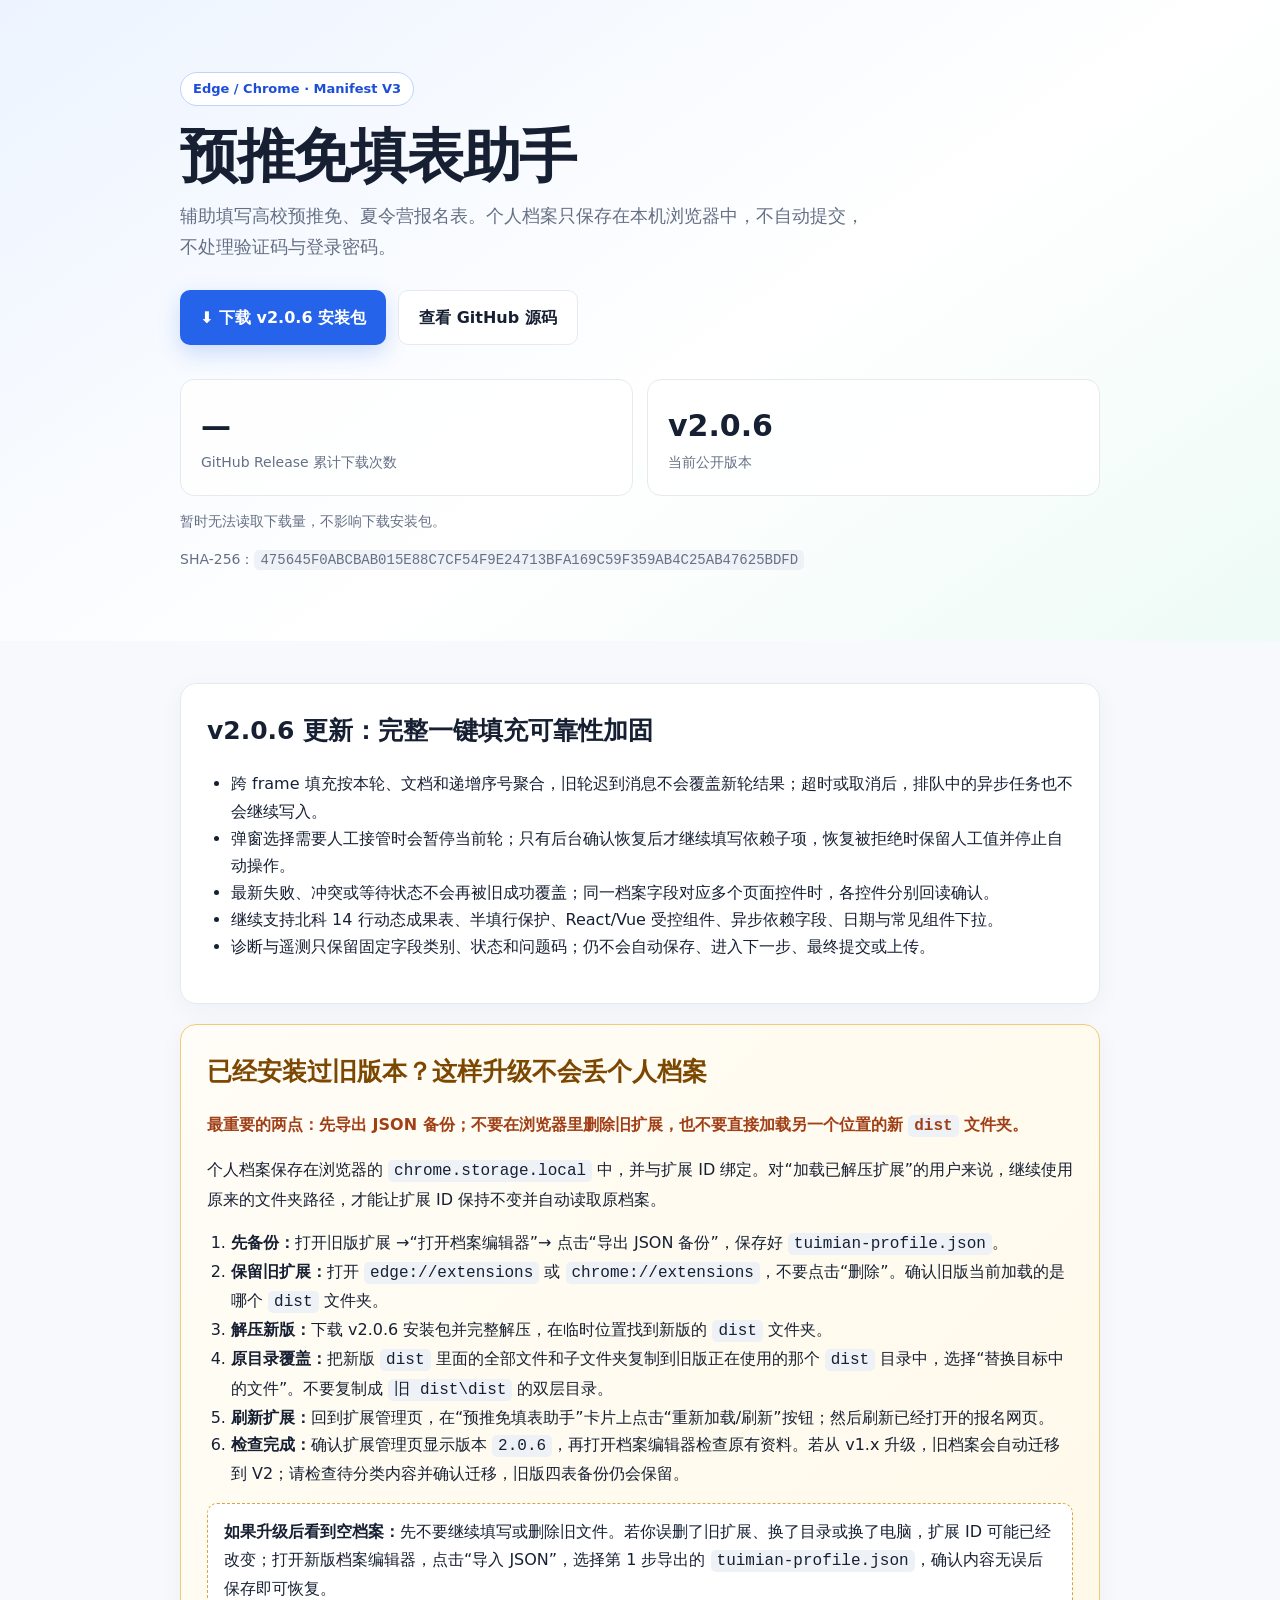
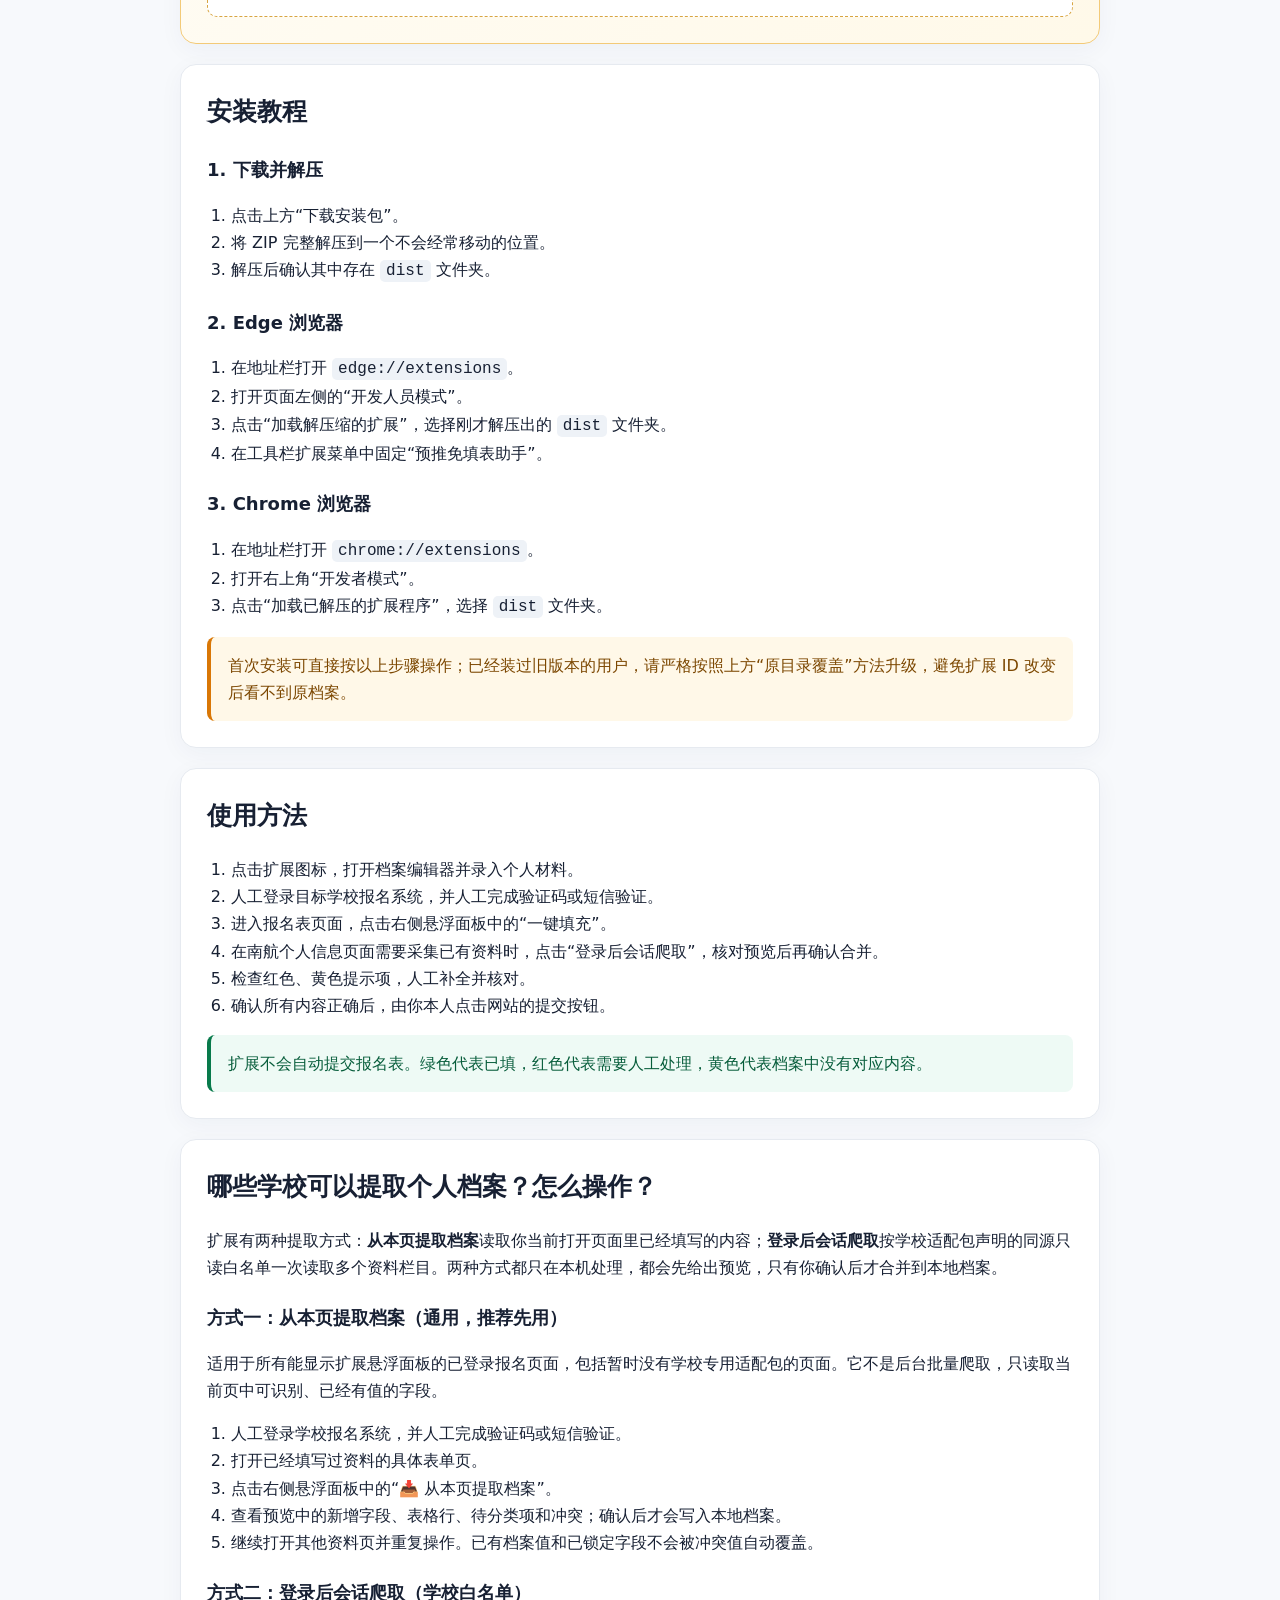
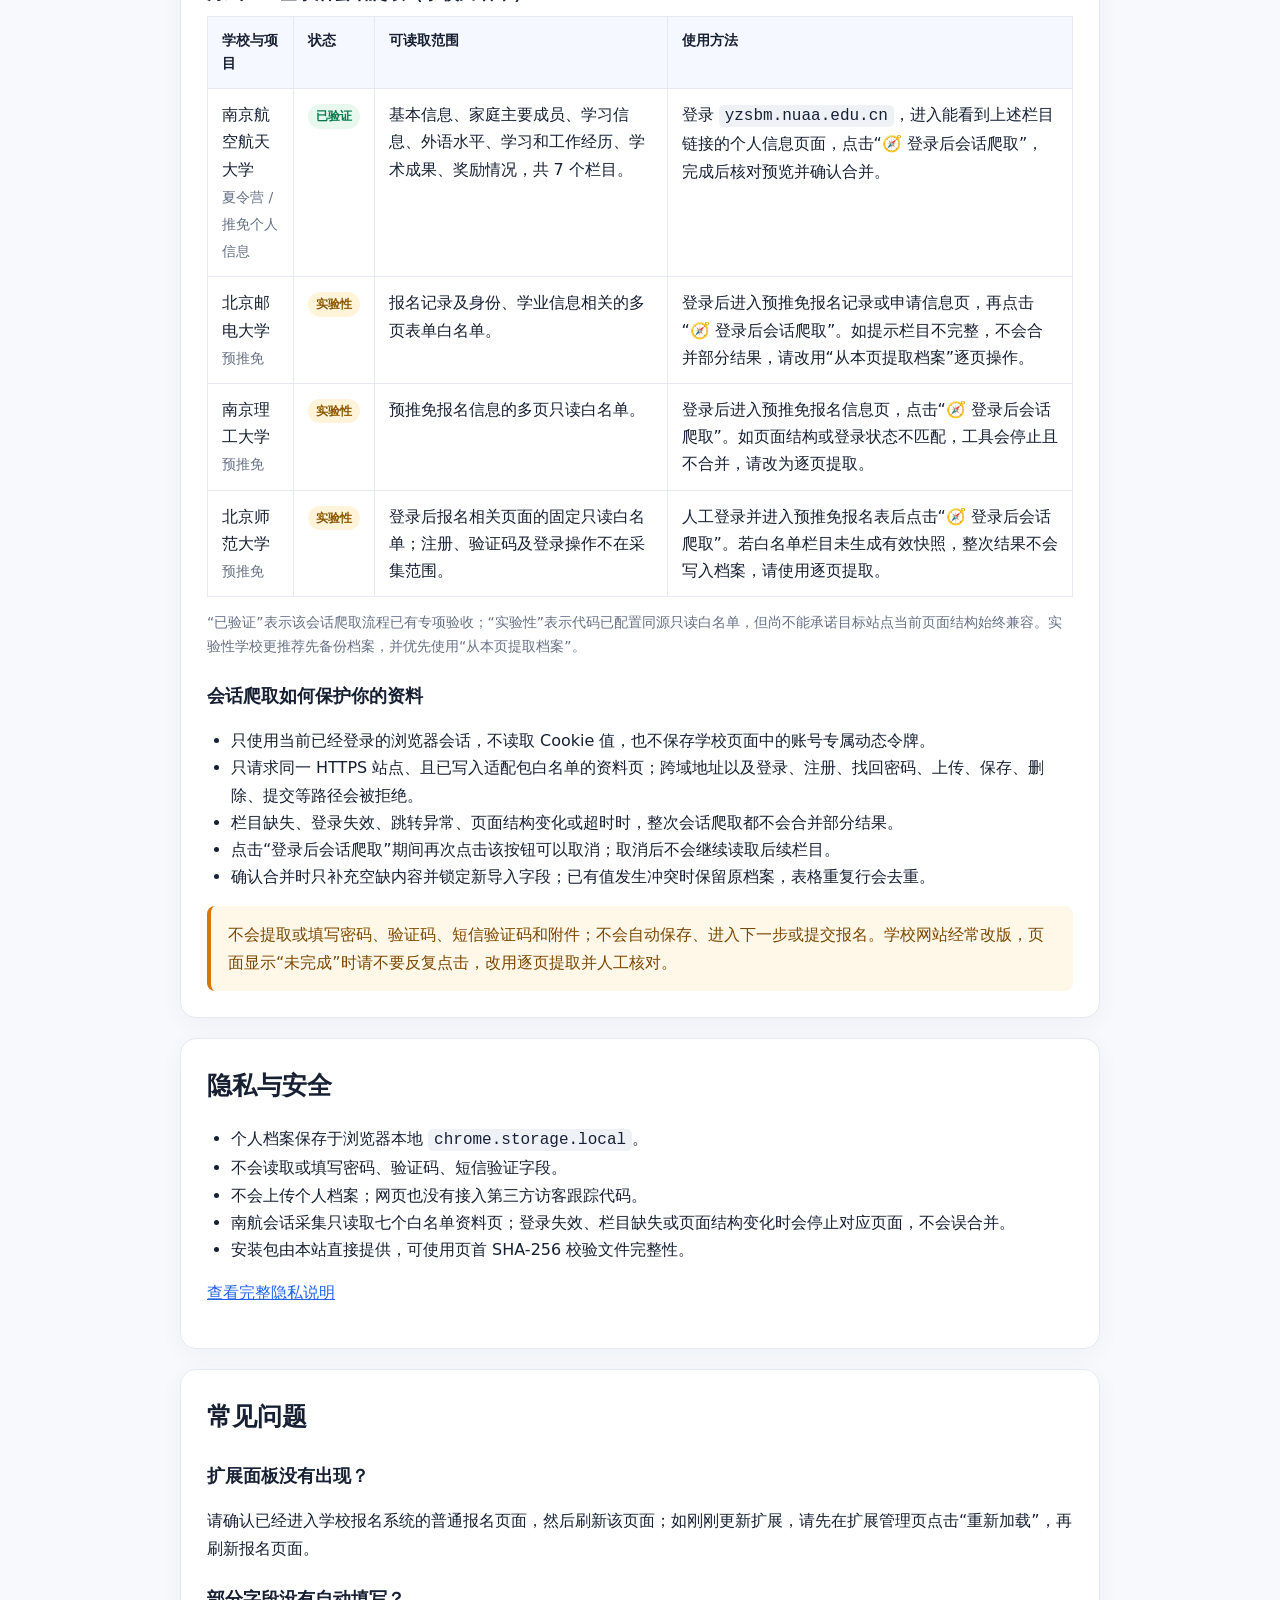
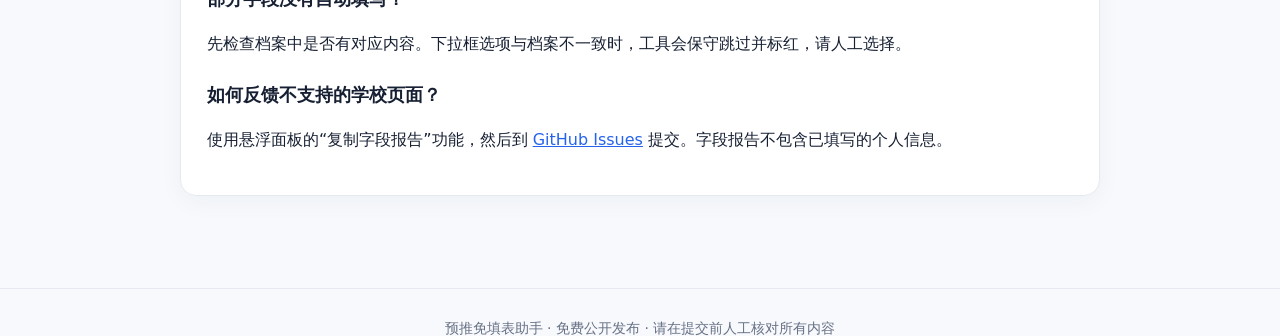
<file: tuimian-autofill/index.html>
<!doctype html>
<html lang="zh-CN">
<head>
  <meta charset="utf-8">
  <meta name="viewport" content="width=device-width,initial-scale=1">
  <meta name="description" content="预推免填表助手：面向 Edge 和 Chrome 的本地离线报名表辅助填写扩展。">
  <title>预推免填表助手 · 下载与使用说明</title>
  <style>
    :root{--blue:#2563eb;--blue2:#1d4ed8;--ink:#172033;--muted:#667085;--line:#e6eaf0;--soft:#f5f8ff;--green:#087a4b}
    *{box-sizing:border-box}html{scroll-behavior:smooth}body{margin:0;background:#f7f9fc;color:var(--ink);font:16px/1.7 system-ui,-apple-system,"Segoe UI","Microsoft YaHei",sans-serif}
    a{color:var(--blue)}.wrap{width:min(920px,calc(100% - 32px));margin:auto}.hero{padding:72px 0 54px;background:linear-gradient(145deg,#edf4ff,#fff 56%,#eefbf6)}
    .pill{display:inline-block;padding:5px 12px;border:1px solid #bfd3ff;border-radius:999px;background:#fff;color:var(--blue2);font-size:13px;font-weight:700}
    h1{margin:18px 0 12px;font-size:clamp(34px,7vw,58px);line-height:1.12;letter-spacing:-1.5px}.lead{max-width:700px;margin:0;color:var(--muted);font-size:18px}
    .actions{display:flex;flex-wrap:wrap;gap:12px;margin-top:28px}.btn{display:inline-flex;align-items:center;justify-content:center;padding:13px 20px;border-radius:10px;text-decoration:none;font-weight:750}
    .primary{background:var(--blue);color:#fff;box-shadow:0 8px 22px #2563eb35}.primary:hover{background:var(--blue2)}.secondary{background:#fff;color:var(--ink);border:1px solid var(--line)}
    .stats{display:grid;grid-template-columns:repeat(2,minmax(0,1fr));gap:14px;margin-top:34px}.stat{padding:20px;border:1px solid var(--line);border-radius:14px;background:#ffffffd9}.num{font-size:30px;font-weight:800}.label{color:var(--muted);font-size:14px}
    main{padding:42px 0 72px}.card{margin:0 0 20px;padding:26px;background:#fff;border:1px solid var(--line);border-radius:16px;box-shadow:0 6px 24px #152b5b0b}h2{margin:0 0 18px;font-size:25px}h3{margin:22px 0 7px;font-size:18px}
    ol,ul{padding-left:24px}code{padding:2px 6px;border-radius:5px;background:#eef2f7;font-family:Consolas,monospace;overflow-wrap:anywhere;word-break:break-word}.notice{padding:15px 17px;border-left:4px solid var(--green);border-radius:8px;background:#eefaf5;color:#075d3b}.warn{border-left-color:#d97706;background:#fff8e8;color:#7c4700}
    .upgrade{border-color:#f3ca78;background:linear-gradient(135deg,#fffdf7,#fff9e9)}.upgrade h2{color:#7c4700}.upgrade .must{font-weight:800;color:#a13f16}.upgrade .fallback{margin-top:16px;padding:14px 16px;border-radius:10px;background:#fff;border:1px dashed #d8a542}
    .table-scroll{overflow-x:auto}.support-table{width:100%;border-collapse:collapse;min-width:700px}.support-table th,.support-table td{padding:12px 14px;border:1px solid var(--line);text-align:left;vertical-align:top}.support-table th{background:var(--soft);font-size:14px}.status{display:inline-block;padding:2px 8px;border-radius:999px;font-size:12px;font-weight:750;white-space:nowrap}.verified{background:#e8f8ef;color:#087a4b}.experimental{background:#fff4da;color:#8a5700}
    .meta{color:var(--muted);font-size:14px}.footer{padding:28px 0;border-top:1px solid var(--line);color:var(--muted);text-align:center;font-size:14px}
    @media(max-width:560px){.hero{padding-top:48px}.stats{grid-template-columns:1fr}.btn{width:100%}.card{padding:20px}.support-table{min-width:0}.support-table thead{display:none}.support-table tbody,.support-table tr,.support-table td{display:block;width:100%}.support-table tr{margin-bottom:14px;border:1px solid var(--line);border-radius:10px;overflow:hidden}.support-table td{border:0;border-bottom:1px solid var(--line);padding:10px 12px}.support-table td:last-child{border-bottom:0}.support-table td::before{content:attr(data-label);display:block;margin-bottom:3px;color:var(--muted);font-size:12px;font-weight:700}}
  </style>
</head>
<body>
  <header class="hero">
    <div class="wrap">
      <span class="pill">Edge / Chrome · Manifest V3</span>
      <h1>预推免填表助手</h1>
      <p class="lead">辅助填写高校预推免、夏令营报名表。个人档案只保存在本机浏览器中，不自动提交，不处理验证码与登录密码。</p>
      <div class="actions">
        <a class="btn primary" id="downloadButton" href="./tuimian-autofill-v2.0.6.zip" download="tuimian-autofill-v2.0.6.zip">⬇ 下载 v2.0.6 安装包</a>
        <a class="btn secondary" href="https://github.com/XIA-J-B/tuimian-autofill">查看 GitHub 源码</a>
      </div>
      <div class="stats">
        <div class="stat"><div class="num" id="downloadCount" aria-label="累计下载次数">0</div><div class="label">GitHub Release 累计下载次数</div></div>
        <div class="stat"><div class="num" id="releaseVersion">v2.0.6</div><div class="label">当前公开版本</div></div>
      </div>
      <p class="meta" id="statsStatus" aria-live="polite">正在读取 GitHub 真实下载量……</p>
      <p class="meta">SHA-256：<code>475645F0ABCBAB015E88C7CF54F9E24713BFA169C59F359AB4C25AB47625BDFD</code></p>
    </div>
  </header>

  <main class="wrap">
    <section class="card">
      <h2>v2.0.6 更新：完整一键填充可靠性加固</h2>
      <ul>
        <li>跨 frame 填充按本轮、文档和递增序号聚合，旧轮迟到消息不会覆盖新轮结果；超时或取消后，排队中的异步任务也不会继续写入。</li>
        <li>弹窗选择需要人工接管时会暂停当前轮；只有后台确认恢复后才继续填写依赖子项，恢复被拒绝时保留人工值并停止自动操作。</li>
        <li>最新失败、冲突或等待状态不会再被旧成功覆盖；同一档案字段对应多个页面控件时，各控件分别回读确认。</li>
        <li>继续支持北科 14 行动态成果表、半填行保护、React/Vue 受控组件、异步依赖字段、日期与常见组件下拉。</li>
        <li>诊断与遥测只保留固定字段类别、状态和问题码；仍不会自动保存、进入下一步、最终提交或上传。</li>
      </ul>
    </section>

    <section class="card upgrade" id="upgrade">
      <h2>已经安装过旧版本？这样升级不会丢个人档案</h2>
      <p class="must">最重要的两点：先导出 JSON 备份；不要在浏览器里删除旧扩展，也不要直接加载另一个位置的新 <code>dist</code> 文件夹。</p>
      <p>个人档案保存在浏览器的 <code>chrome.storage.local</code> 中，并与扩展 ID 绑定。对“加载已解压扩展”的用户来说，继续使用原来的文件夹路径，才能让扩展 ID 保持不变并自动读取原档案。</p>
      <ol>
        <li><strong>先备份：</strong>打开旧版扩展 →“打开档案编辑器”→ 点击“导出 JSON 备份”，保存好 <code>tuimian-profile.json</code>。</li>
        <li><strong>保留旧扩展：</strong>打开 <code>edge://extensions</code> 或 <code>chrome://extensions</code>，不要点击“删除”。确认旧版当前加载的是哪个 <code>dist</code> 文件夹。</li>
        <li><strong>解压新版：</strong>下载 v2.0.6 安装包并完整解压，在临时位置找到新版的 <code>dist</code> 文件夹。</li>
        <li><strong>原目录覆盖：</strong>把新版 <code>dist</code> 里面的全部文件和子文件夹复制到旧版正在使用的那个 <code>dist</code> 目录中，选择“替换目标中的文件”。不要复制成 <code>旧 dist\dist</code> 的双层目录。</li>
        <li><strong>刷新扩展：</strong>回到扩展管理页，在“预推免填表助手”卡片上点击“重新加载/刷新”按钮；然后刷新已经打开的报名网页。</li>
        <li><strong>检查完成：</strong>确认扩展管理页显示版本 <code>2.0.6</code>，再打开档案编辑器检查原有资料。若从 v1.x 升级，旧档案会自动迁移到 V2；请检查待分类内容并确认迁移，旧版四表备份仍会保留。</li>
      </ol>
      <div class="fallback"><strong>如果升级后看到空档案：</strong>先不要继续填写或删除旧文件。若你误删了旧扩展、换了目录或换了电脑，扩展 ID 可能已经改变；打开新版档案编辑器，点击“导入 JSON”，选择第 1 步导出的 <code>tuimian-profile.json</code>，确认内容无误后保存即可恢复。</div>
    </section>

    <section class="card">
      <h2>安装教程</h2>
      <h3>1. 下载并解压</h3>
      <ol>
        <li>点击上方“下载安装包”。</li>
        <li>将 ZIP 完整解压到一个不会经常移动的位置。</li>
        <li>解压后确认其中存在 <code>dist</code> 文件夹。</li>
      </ol>
      <h3>2. Edge 浏览器</h3>
      <ol>
        <li>在地址栏打开 <code>edge://extensions</code>。</li>
        <li>打开页面左侧的“开发人员模式”。</li>
        <li>点击“加载解压缩的扩展”，选择刚才解压出的 <code>dist</code> 文件夹。</li>
        <li>在工具栏扩展菜单中固定“预推免填表助手”。</li>
      </ol>
      <h3>3. Chrome 浏览器</h3>
      <ol>
        <li>在地址栏打开 <code>chrome://extensions</code>。</li>
        <li>打开右上角“开发者模式”。</li>
        <li>点击“加载已解压的扩展程序”，选择 <code>dist</code> 文件夹。</li>
      </ol>
      <div class="notice warn">首次安装可直接按以上步骤操作；已经装过旧版本的用户，请严格按照上方“原目录覆盖”方法升级，避免扩展 ID 改变后看不到原档案。</div>
    </section>

    <section class="card">
      <h2>使用方法</h2>
      <ol>
        <li>点击扩展图标，打开档案编辑器并录入个人材料。</li>
        <li>人工登录目标学校报名系统，并人工完成验证码或短信验证。</li>
        <li>进入报名表页面，点击右侧悬浮面板中的“一键填充”。</li>
        <li>在南航个人信息页面需要采集已有资料时，点击“登录后会话爬取”，核对预览后再确认合并。</li>
        <li>检查红色、黄色提示项，人工补全并核对。</li>
        <li>确认所有内容正确后，由你本人点击网站的提交按钮。</li>
      </ol>
      <div class="notice">扩展不会自动提交报名表。绿色代表已填，红色代表需要人工处理，黄色代表档案中没有对应内容。</div>
    </section>

    <section class="card" id="profile-crawl">
      <h2>哪些学校可以提取个人档案？怎么操作？</h2>
      <p>扩展有两种提取方式：<strong>从本页提取档案</strong>读取你当前打开页面里已经填写的内容；<strong>登录后会话爬取</strong>按学校适配包声明的同源只读白名单一次读取多个资料栏目。两种方式都只在本机处理，都会先给出预览，只有你确认后才合并到本地档案。</p>

      <h3>方式一：从本页提取档案（通用，推荐先用）</h3>
      <p>适用于所有能显示扩展悬浮面板的已登录报名页面，包括暂时没有学校专用适配包的页面。它不是后台批量爬取，只读取当前页中可识别、已经有值的字段。</p>
      <ol>
        <li>人工登录学校报名系统，并人工完成验证码或短信验证。</li>
        <li>打开已经填写过资料的具体表单页。</li>
        <li>点击右侧悬浮面板中的“📥 从本页提取档案”。</li>
        <li>查看预览中的新增字段、表格行、待分类项和冲突；确认后才会写入本地档案。</li>
        <li>继续打开其他资料页并重复操作。已有档案值和已锁定字段不会被冲突值自动覆盖。</li>
      </ol>

      <h3>方式二：登录后会话爬取（学校白名单）</h3>
      <div class="table-scroll">
        <table class="support-table">
          <thead><tr><th>学校与项目</th><th>状态</th><th>可读取范围</th><th>使用方法</th></tr></thead>
          <tbody>
            <tr>
              <td data-label="学校与项目">南京航空航天大学<br><span class="meta">夏令营 / 推免个人信息</span></td>
              <td data-label="状态"><span class="status verified">已验证</span></td>
              <td data-label="可读取范围">基本信息、家庭主要成员、学习信息、外语水平、学习和工作经历、学术成果、奖励情况，共 7 个栏目。</td>
              <td data-label="使用方法">登录 <code>yzsbm.nuaa.edu.cn</code>，进入能看到上述栏目链接的个人信息页面，点击“🧭 登录后会话爬取”，完成后核对预览并确认合并。</td>
            </tr>
            <tr>
              <td data-label="学校与项目">北京邮电大学<br><span class="meta">预推免</span></td>
              <td data-label="状态"><span class="status experimental">实验性</span></td>
              <td data-label="可读取范围">报名记录及身份、学业信息相关的多页表单白名单。</td>
              <td data-label="使用方法">登录后进入预推免报名记录或申请信息页，再点击“🧭 登录后会话爬取”。如提示栏目不完整，不会合并部分结果，请改用“从本页提取档案”逐页操作。</td>
            </tr>
            <tr>
              <td data-label="学校与项目">南京理工大学<br><span class="meta">预推免</span></td>
              <td data-label="状态"><span class="status experimental">实验性</span></td>
              <td data-label="可读取范围">预推免报名信息的多页只读白名单。</td>
              <td data-label="使用方法">登录后进入预推免报名信息页，点击“🧭 登录后会话爬取”。如页面结构或登录状态不匹配，工具会停止且不合并，请改为逐页提取。</td>
            </tr>
            <tr>
              <td data-label="学校与项目">北京师范大学<br><span class="meta">预推免</span></td>
              <td data-label="状态"><span class="status experimental">实验性</span></td>
              <td data-label="可读取范围">登录后报名相关页面的固定只读白名单；注册、验证码及登录操作不在采集范围。</td>
              <td data-label="使用方法">人工登录并进入预推免报名表后点击“🧭 登录后会话爬取”。若白名单栏目未生成有效快照，整次结果不会写入档案，请使用逐页提取。</td>
            </tr>
          </tbody>
        </table>
      </div>
      <p class="meta">“已验证”表示该会话爬取流程已有专项验收；“实验性”表示代码已配置同源只读白名单，但尚不能承诺目标站点当前页面结构始终兼容。实验性学校更推荐先备份档案，并优先使用“从本页提取档案”。</p>

      <h3>会话爬取如何保护你的资料</h3>
      <ul>
        <li>只使用当前已经登录的浏览器会话，不读取 Cookie 值，也不保存学校页面中的账号专属动态令牌。</li>
        <li>只请求同一 HTTPS 站点、且已写入适配包白名单的资料页；跨域地址以及登录、注册、找回密码、上传、保存、删除、提交等路径会被拒绝。</li>
        <li>栏目缺失、登录失效、跳转异常、页面结构变化或超时时，整次会话爬取都不会合并部分结果。</li>
        <li>点击“登录后会话爬取”期间再次点击该按钮可以取消；取消后不会继续读取后续栏目。</li>
        <li>确认合并时只补充空缺内容并锁定新导入字段；已有值发生冲突时保留原档案，表格重复行会去重。</li>
      </ul>
      <div class="notice warn">不会提取或填写密码、验证码、短信验证码和附件；不会自动保存、进入下一步或提交报名。学校网站经常改版，页面显示“未完成”时请不要反复点击，改用逐页提取并人工核对。</div>
    </section>

    <section class="card">
      <h2>隐私与安全</h2>
      <ul>
        <li>个人档案保存于浏览器本地 <code>chrome.storage.local</code>。</li>
        <li>不会读取或填写密码、验证码、短信验证字段。</li>
        <li>不会上传个人档案；网页也没有接入第三方访客跟踪代码。</li>
        <li>南航会话采集只读取七个白名单资料页；登录失效、栏目缺失或页面结构变化时会停止对应页面，不会误合并。</li>
        <li>安装包由本站直接提供，可使用页首 SHA-256 校验文件完整性。</li>
      </ul>
      <p><a href="https://github.com/XIA-J-B/tuimian-autofill/blob/main/PRIVACY.md">查看完整隐私说明</a></p>
    </section>

    <section class="card">
      <h2>常见问题</h2>
      <h3>扩展面板没有出现？</h3>
      <p>请确认已经进入学校报名系统的普通报名页面，然后刷新该页面；如刚刚更新扩展，请先在扩展管理页点击“重新加载”，再刷新报名页面。</p>
      <h3>部分字段没有自动填写？</h3>
      <p>先检查档案中是否有对应内容。下拉框选项与档案不一致时，工具会保守跳过并标红，请人工选择。</p>
      <h3>如何反馈不支持的学校页面？</h3>
      <p>使用悬浮面板的“复制字段报告”功能，然后到 <a href="https://github.com/XIA-J-B/tuimian-autofill/issues">GitHub Issues</a> 提交。字段报告不包含已填写的个人信息。</p>
    </section>
  </main>

  <footer class="footer"><div class="wrap">预推免填表助手 · 免费公开发布 · 请在提交前人工核对所有内容</div></footer>
  <script>
    /**
     * 功能：把累计下载量从 0 变速累加到 GitHub API 返回的真实数值。
     * 原理：四次 ease-out 曲线在开始时快速增长、接近目标时逐渐减速；
     * 每帧使用 requestAnimationFrame 更新，最后一帧强制写入精确值，避免浮点误差。
     */
    function animateDownloadCount(target) {
      const node = document.getElementById('downloadCount');
      const finalValue = Math.max(0, Math.floor(Number(target) || 0));
      const numberFormatter = new Intl.NumberFormat('zh-CN');
      const format = (value) => numberFormatter.format(value);
      if (window.matchMedia('(prefers-reduced-motion: reduce)').matches || finalValue === 0) {
        node.textContent = format(finalValue);
        return;
      }
      const duration = Math.min(2600, 1100 + Math.log10(finalValue + 1) * 420);
      const startedAt = performance.now();
      function draw(now) {
        const progress = Math.min(1, (now - startedAt) / duration);
        const eased = 1 - Math.pow(1 - progress, 4);
        node.textContent = format(Math.floor(finalValue * eased));
        if (progress < 1) requestAnimationFrame(draw);
        else node.textContent = format(finalValue);
      }
      requestAnimationFrame(draw);
    }

    /**
     * 功能：读取仓库全部公开 Release 资产的 download_count 并求和。
     * 说明：仅统计 GitHub Release 资产下载量，本站本地安装包的下载不计入此数值。
     */
    async function loadDownloadCount() {
      const statusNode = document.getElementById('statsStatus');
      const cacheKey = 'tuimian-release-download-count-v1';
      const controller = new AbortController();
      const timeoutId = window.setTimeout(() => controller.abort(), 8000);
      try {
        let total = 0;
        for (let page = 1; page <= 10; page += 1) {
          const response = await fetch(`https://api.github.com/repos/XIA-J-B/tuimian-autofill/releases?per_page=100&page=${page}`, {
            headers: {
              Accept: 'application/vnd.github+json',
              'X-GitHub-Api-Version': '2022-11-28'
            },
            signal: controller.signal
          });
          if (!response.ok) throw new Error(`GitHub API ${response.status}`);
          const releases = await response.json();
          releases.forEach((release) => {
            (release.assets || []).forEach((asset) => {
              // 只统计正式上传的产品 ZIP，未来增加校验文件/说明附件时不会被误算为安装包下载。
              if (asset.state === 'uploaded' && /^tuimian-autofill-v.*\.zip$/i.test(asset.name || '')) {
                total += Number(asset.download_count) || 0;
              }
            });
          });
          if (releases.length < 100) break;
        }
        animateDownloadCount(total);
        try {
          localStorage.setItem(cacheKey, JSON.stringify({ value: total, at: Date.now() }));
        } catch {
          // 缓存不可用时仍显示本次成功读取的下载量。
        }
        statusNode.textContent = '数据来自 GitHub 公开 Releases API，统计全部历史版本。';
      } catch (error) {
        let cached = null;
        try {
          cached = JSON.parse(localStorage.getItem(cacheKey) || 'null');
        } catch {
          cached = null;
        }
        if (cached && Number.isFinite(Number(cached.value))) {
          animateDownloadCount(Number(cached.value));
          statusNode.textContent = '暂时无法连接 GitHub，已显示上次成功读取的累计下载量。';
        } else {
          document.getElementById('downloadCount').textContent = '—';
          statusNode.textContent = '暂时无法读取下载量，不影响下载安装包。';
        }
      } finally {
        window.clearTimeout(timeoutId);
      }
    }

    loadDownloadCount();
  </script>
</body>
</html>
</file>
